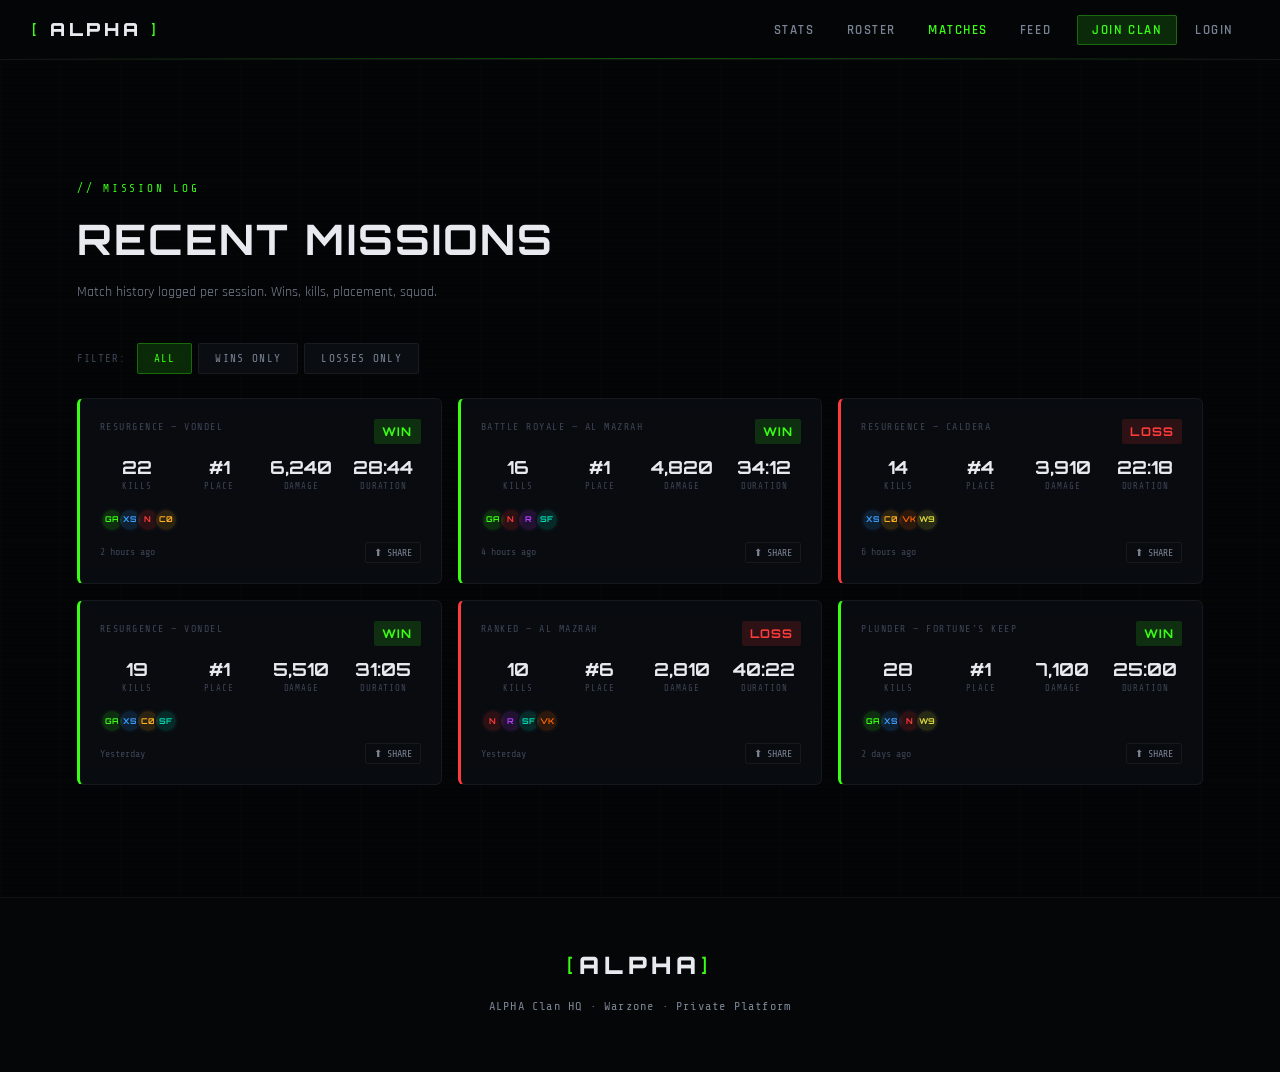
<file: matches.html>
<!DOCTYPE html>
<html lang="en">
<head>
  <meta charset="UTF-8">
  <meta name="viewport" content="width=device-width, initial-scale=1.0">
  <title>ALPHA | Match History</title>
  <meta name="description" content="ALPHA Clan Warzone match history — recent missions and results.">
  <meta property="og:title" content="ALPHA Clan HQ | Matches">
  <meta property="og:description" content="Recent Warzone matches for ALPHA Clan.">
  <link rel="preconnect" href="https://fonts.googleapis.com">
  <link rel="preconnect" href="https://fonts.gstatic.com" crossorigin>
  <link href="https://fonts.googleapis.com/css2?family=Rajdhani:wght@400;500;600;700&family=Share+Tech+Mono&family=Orbitron:wght@400;700;900&display=swap" rel="stylesheet">
  <link rel="stylesheet" href="css/style.css">
</head>
<body>

  <canvas id="matrixCanvas" aria-hidden="true"></canvas>
  <div class="scanlines" aria-hidden="true"></div>
  <div class="bg-grid" aria-hidden="true"></div>

  <!-- ===== NAVBAR ===== -->
  <nav class="navbar">
    <a href="index.html" class="nav-logo" style="text-decoration:none;">
      <span class="logo-bracket">[</span>
      <span class="logo-text">ALPHA</span>
      <span class="logo-bracket">]</span>
    </a>
    <ul class="nav-links" id="navLinks">
      <li><a href="index.html#stats" class="nav-link">STATS</a></li>
      <li><a href="roster.html" class="nav-link">ROSTER</a></li>
      <li><a href="matches.html" class="nav-link active">MATCHES</a></li>
      <li><a href="social.html" class="nav-link">FEED</a></li>
      <li><a href="register.html" class="nav-link nav-cta">JOIN CLAN</a></li>
      <li><a href="login.html" class="nav-link">LOGIN</a></li>
    </ul>
    <button class="nav-burger" id="navBurger" aria-label="Open menu">
      <span></span><span></span><span></span>
    </button>
  </nav>

  <!-- ===== MAIN ===== -->
  <main class="inner-page">

    <!-- Page header -->
    <div class="inner-page-header">
      <div class="section-label">// MISSION LOG</div>
      <h1 class="section-title">RECENT MISSIONS</h1>
      <p class="section-sub">Match history logged per session. Wins, kills, placement, squad.</p>
    </div>

    <!-- Filter bar -->
    <div class="matches-filter-bar">
      <span class="filter-label">FILTER:</span>
      <button class="mode-btn active" data-filter="all">ALL</button>
      <button class="mode-btn" data-filter="win">WINS ONLY</button>
      <button class="mode-btn" data-filter="loss">LOSSES ONLY</button>
    </div>

    <!-- Match grid -->
    <div class="matches-grid" id="matchesGrid"></div>

    <!-- Empty state -->
    <div class="empty-state" id="matchesEmpty" style="display:none;">
      <div class="empty-state-icon">⬡</div>
      <h3 class="empty-state-title">NO MISSIONS LOGGED</h3>
      <p class="empty-state-sub">Match history will appear here once clan members start tracking their games.</p>
    </div>

  </main>

  <!-- ===== FOOTER ===== -->
  <footer class="footer">
    <div class="footer-logo">
      <span class="logo-bracket">[</span>ALPHA<span class="logo-bracket">]</span>
    </div>
    <p class="footer-sub">ALPHA Clan HQ · Warzone · Private Platform</p>
  </footer>

  <script src="js/data.js"></script>
  <script src="js/discord.js"></script>
  <script src="js/matrix.js"></script>
  <script>
    // ===== NAV BURGER =====
    document.getElementById('navBurger').addEventListener('click', () => {
      document.getElementById('navLinks').classList.toggle('nav-open');
    });

    // ===== HELPERS =====
    function getAvatarStyle(idx) {
      const c = AVATAR_COLORS[idx % AVATAR_COLORS.length];
      return `background:${c.bg};color:${c.color};`;
    }

    function getInitials(name) {
      return (name || '?').toUpperCase().split('_').map(w => w[0] || '').join('').slice(0, 2) || '??';
    }

    // ===== RENDER =====
    let activeFilter = 'all';

    function renderMatches() {
      const grid  = document.getElementById('matchesGrid');
      const empty = document.getElementById('matchesEmpty');

      let matches = typeof RECENT_MATCHES !== 'undefined' ? [...RECENT_MATCHES] : [];

      if (activeFilter !== 'all') {
        matches = matches.filter(m => m.result === activeFilter);
      }

      if (matches.length === 0) {
        grid.innerHTML = '';
        empty.style.display = 'flex';
        return;
      }

      empty.style.display = 'none';
      grid.innerHTML = matches.map(m => {
        const playerDots = (m.players || []).map(idx => {
          const p = (typeof PLAYERS !== 'undefined' && PLAYERS[idx]) ? PLAYERS[idx] : null;
          if (!p) return '';
          return `<div class="match-player-dot" style="${getAvatarStyle(p.avatar)}" title="${p.name}">${getInitials(p.name)}</div>`;
        }).join('');

        return `
          <div class="match-card ${m.result}">
            <div class="match-header">
              <div class="match-mode">${m.mode}</div>
              <div class="match-result result-${m.result}">${m.result.toUpperCase()}</div>
            </div>
            <div class="match-stats">
              <div class="match-stat">
                <span class="match-stat-val">${m.kills}</span>
                <span class="match-stat-label">KILLS</span>
              </div>
              <div class="match-stat">
                <span class="match-stat-val">#${m.placement}</span>
                <span class="match-stat-label">PLACE</span>
              </div>
              <div class="match-stat">
                <span class="match-stat-val">${(m.damage || 0).toLocaleString()}</span>
                <span class="match-stat-label">DAMAGE</span>
              </div>
              <div class="match-stat">
                <span class="match-stat-val">${m.duration || '—'}</span>
                <span class="match-stat-label">DURATION</span>
              </div>
            </div>
            ${playerDots ? `<div class="match-players">${playerDots}</div>` : ''}
            <div class="match-footer">
              <span class="match-time">${m.time || ''}</span>
              <button class="match-share" onclick="shareMatch('${m.id}')">⬆ SHARE</button>
            </div>
          </div>
        `;
      }).join('');
    }

    // Filter buttons
    document.querySelectorAll('[data-filter]').forEach(btn => {
      btn.addEventListener('click', () => {
        document.querySelectorAll('[data-filter]').forEach(b => b.classList.remove('active'));
        btn.classList.add('active');
        activeFilter = btn.dataset.filter;
        renderMatches();
      });
    });

    // Share match
    window.shareMatch = function(matchId) {
      const match = (typeof RECENT_MATCHES !== 'undefined') ? RECENT_MATCHES.find(m => m.id === matchId) : null;
      if (!match) return;

      const discordMatch = {
        ...match,
        players: (match.players || []).map(idx => {
          const p = typeof PLAYERS !== 'undefined' ? PLAYERS[idx] : null;
          return p ? p.name : 'Unknown';
        }),
      };

      if (typeof postMatchToDiscord !== 'undefined') postMatchToDiscord(discordMatch);

      const url = `${window.location.origin}${window.location.pathname}?id=${matchId}`;
      if (navigator.share) {
        navigator.share({ title: 'ALPHA Clan Match', url });
      } else {
        navigator.clipboard.writeText(url).then(() => showToast('Match link copied!'));
      }
    };

    // Toast fallback
    if (typeof showToast === 'undefined') {
      window.showToast = function(msg) {
        const t = document.createElement('div');
        t.textContent = msg;
        t.style.cssText = 'position:fixed;bottom:24px;left:50%;transform:translateX(-50%);background:var(--accent);color:#000;font-family:var(--font-mono);font-size:12px;letter-spacing:0.1em;padding:10px 20px;border-radius:2px;z-index:9999;animation:fadeInUp 0.3s ease both;';
        document.body.appendChild(t);
        setTimeout(() => t.remove(), 3000);
      };
    }

    renderMatches();
  </script>
</body>
</html>
</file>
<file: css/style.css>
/* ============================================
   ALPHA CLAN HQ — STYLESHEET
   Aesthetic: Military HUD · Tactical Dark
   ============================================ */

:root {
  --bg-void: #050608;
  --bg-base: rgba(9, 11, 14, 0.75);
  --bg-surface: rgba(14, 17, 23, 0.82);
  --bg-elevated: rgba(20, 25, 32, 0.88);
  --bg-card: rgba(11, 14, 19, 0.78);

  --accent: #39ff14;
  --accent-dim: #2acc0f;
  --accent-glow: rgba(57, 255, 20, 0.15);
  --accent-glow-strong: rgba(57, 255, 20, 0.3);

  --red: #ff3b3b;
  --red-dim: rgba(255, 59, 59, 0.15);
  --amber: #ffb020;
  --amber-dim: rgba(255, 176, 32, 0.15);
  --blue: #3b9eff;

  --text-primary: #e8eaf0;
  --text-secondary: #7a8494;
  --text-muted: #3d4555;
  --text-accent: var(--accent);

  --border: rgba(255,255,255,0.06);
  --border-accent: rgba(57, 255, 20, 0.3);

  --font-display: 'Orbitron', monospace;
  --font-ui: 'Rajdhani', sans-serif;
  --font-mono: 'Share Tech Mono', monospace;

  --radius-sm: 2px;
  --radius: 4px;
  --radius-lg: 6px;

  --nav-h: 60px;
  --transition: 0.2s ease;
}

/* ===== RESET & BASE ===== */
*, *::before, *::after { box-sizing: border-box; margin: 0; padding: 0; }

html { scroll-behavior: smooth; }

body {
  background: #050608;
  color: var(--text-primary);
  font-family: var(--font-ui);
  font-size: 15px;
  line-height: 1.6;
  overflow-x: hidden;
  min-height: 100vh;
}

/* ===== MATRIX CANVAS ===== */
#matrixCanvas {
  position: fixed;
  top: 0; left: 0;
  width: 100%; height: 100%;
  z-index: 0;
  opacity: 0.28;
  pointer-events: none;
}

/* ===== BACKGROUND EFFECTS ===== */
.bg-grid {
  position: fixed;
  inset: 0;
  background-image:
    linear-gradient(rgba(57,255,20,0.02) 1px, transparent 1px),
    linear-gradient(90deg, rgba(57,255,20,0.02) 1px, transparent 1px);
  background-size: 60px 60px;
  pointer-events: none;
  z-index: 1;
}

.scanlines {
  position: fixed;
  inset: 0;
  background: repeating-linear-gradient(
    0deg,
    transparent,
    transparent 2px,
    rgba(0,0,0,0.06) 2px,
    rgba(0,0,0,0.06) 4px
  );
  pointer-events: none;
  z-index: 2;
  opacity: 0.4;
}

body > *:not(.scanlines):not(.bg-grid):not(#matrixCanvas) {
  position: relative;
  z-index: 3;
}

/* ===== SCROLLBAR ===== */
::-webkit-scrollbar { width: 4px; }
::-webkit-scrollbar-track { background: rgba(9, 11, 14, 0.72); }
::-webkit-scrollbar-thumb { background: var(--accent-dim); border-radius: 2px; }

/* ===== NAVBAR ===== */
.navbar {
  position: fixed;
  top: 0; left: 0; right: 0;
  height: var(--nav-h);
  background: rgba(5, 6, 8, 0.92);
  backdrop-filter: blur(12px);
  border-bottom: 1px solid var(--border);
  display: flex;
  align-items: center;
  justify-content: space-between;
  padding: 0 32px;
  z-index: 100;
}

.navbar::after {
  content: '';
  position: absolute;
  bottom: 0; left: 0; right: 0;
  height: 1px;
  background: linear-gradient(90deg, transparent, var(--accent-dim), transparent);
  opacity: 0.4;
}

.nav-logo {
  font-family: var(--font-display);
  font-size: 18px;
  font-weight: 900;
  letter-spacing: 0.2em;
  color: var(--text-primary);
}

.logo-bracket {
  color: var(--accent);
  font-weight: 400;
}

.nav-links {
  display: flex;
  align-items: center;
  gap: 4px;
  list-style: none;
}

.nav-link {
  font-family: var(--font-ui);
  font-size: 13px;
  font-weight: 600;
  letter-spacing: 0.12em;
  color: var(--text-secondary);
  text-decoration: none;
  padding: 6px 14px;
  border-radius: var(--radius-sm);
  transition: color var(--transition), background var(--transition);
}

.nav-link:hover, .nav-link.active {
  color: var(--text-primary);
}

.nav-link.active {
  color: var(--accent);
}

.nav-cta {
  background: var(--accent-glow);
  border: 1px solid var(--border-accent);
  color: var(--accent) !important;
  margin-left: 8px;
}

.nav-cta:hover {
  background: rgba(57,255,20,0.25) !important;
}

.nav-burger {
  display: none;
  flex-direction: column;
  gap: 5px;
  background: none;
  border: none;
  cursor: pointer;
  padding: 4px;
}

.nav-burger span {
  display: block;
  width: 22px;
  height: 2px;
  background: var(--text-secondary);
  transition: var(--transition);
}

/* ===== HERO ===== */
.hero {
  min-height: 100vh;
  padding-top: var(--nav-h);
  display: flex;
  flex-direction: column;
  justify-content: center;
  padding-left: max(48px, 8vw);
  padding-right: max(48px, 8vw);
  position: relative;
  overflow: visible;
}

.hero::before {
  content: 'ALPHA';
  position: absolute;
  right: -2%;
  top: 50%;
  transform: translateY(-50%);
  font-family: var(--font-display);
  font-size: clamp(180px, 28vw, 380px);
  font-weight: 900;
  color: rgba(57,255,20,0.028);
  letter-spacing: -0.05em;
  pointer-events: none;
  line-height: 1;
  user-select: none;
}

.hero-content {
  max-width: 720px;
  animation: fadeInUp 0.8s ease both;
}

.hero-tag {
  font-family: var(--font-mono);
  font-size: 12px;
  color: var(--accent);
  letter-spacing: 0.2em;
  margin-bottom: 20px;
  opacity: 0;
  animation: fadeInUp 0.6s 0.1s ease forwards;
}

.hero-tag::before {
  content: '> ';
  opacity: 0.5;
}

.hero-title {
  font-family: var(--font-display);
  font-weight: 900;
  line-height: 0.9;
  margin-bottom: 24px;
  opacity: 0;
  animation: fadeInUp 0.7s 0.2s ease forwards;
}

.title-line {
  display: block;
  font-size: clamp(72px, 14vw, 140px);
  color: var(--text-primary);
  letter-spacing: -0.02em;
}

.title-sub {
  font-size: clamp(28px, 5vw, 52px);
  color: var(--accent);
  letter-spacing: 0.15em;
}

.hero-desc {
  font-family: var(--font-ui);
  font-size: 17px;
  color: var(--text-secondary);
  line-height: 1.7;
  max-width: 480px;
  margin-bottom: 40px;
  opacity: 0;
  animation: fadeInUp 0.7s 0.35s ease forwards;
}

.hero-actions {
  display: flex;
  gap: 16px;
  flex-wrap: wrap;
  opacity: 0;
  animation: fadeInUp 0.7s 0.45s ease forwards;
}

/* Buttons */
.btn {
  font-family: var(--font-ui);
  font-size: 14px;
  font-weight: 700;
  letter-spacing: 0.12em;
  text-decoration: none;
  padding: 13px 28px;
  border-radius: var(--radius-sm);
  border: none;
  cursor: pointer;
  transition: all 0.2s ease;
  display: inline-flex;
  align-items: center;
  gap: 8px;
}

.btn-primary {
  background: var(--accent);
  color: #000;
  box-shadow: 0 0 20px rgba(57,255,20,0.3);
}

.btn-primary:hover {
  background: #4fff20;
  box-shadow: 0 0 36px rgba(57,255,20,0.5);
  transform: translateY(-1px);
}

.btn-ghost {
  background: transparent;
  color: var(--text-secondary);
  border: 1px solid var(--border);
}

.btn-ghost:hover {
  color: var(--text-primary);
  border-color: rgba(255,255,255,0.2);
  background: rgba(255,255,255,0.04);
}

/* Hero Live Ticker */
.hero-live-ticker {
  position: absolute;
  bottom: 0;
  left: 0; right: 0;
  background: rgba(57,255,20,0.06);
  border-top: 1px solid var(--border-accent);
  padding: 10px max(48px, 8vw);
  display: flex;
  align-items: center;
  gap: 12px;
  overflow: hidden;
  opacity: 0;
  animation: fadeIn 1s 1s ease forwards;
}

.ticker-dot {
  width: 8px; height: 8px;
  border-radius: 50%;
  background: var(--accent);
  flex-shrink: 0;
  animation: pulse 1.5s infinite;
}

.ticker-text {
  font-family: var(--font-mono);
  font-size: 12px;
  color: var(--accent-dim);
  white-space: nowrap;
  animation: tickerScroll 30s linear infinite;
}

/* ===== SUMMARY BAR ===== */
.summary-bar {
  background: rgba(14, 17, 23, 0.75);
  border-top: 1px solid var(--border);
  border-bottom: 1px solid var(--border);
  backdrop-filter: blur(6px);
  display: flex;
  align-items: center;
  justify-content: center;
  flex-wrap: wrap;
  gap: 0;
  padding: 0;
}

.summary-item {
  display: flex;
  flex-direction: column;
  align-items: center;
  padding: 20px 40px;
  gap: 4px;
}

.summary-label {
  font-family: var(--font-mono);
  font-size: 10px;
  letter-spacing: 0.2em;
  color: var(--text-muted);
}

.summary-value {
  font-family: var(--font-display);
  font-size: 28px;
  font-weight: 700;
  color: var(--text-primary);
  line-height: 1;
}

.summary-value.accent { color: var(--accent); }

.summary-divider {
  width: 1px;
  height: 40px;
  background: var(--border);
  flex-shrink: 0;
}

.status-online {
  color: var(--accent) !important;
  font-size: 16px !important;
  display: flex;
  align-items: center;
  gap: 8px;
}

.pulse-dot {
  width: 8px; height: 8px;
  border-radius: 50%;
  background: var(--accent);
  animation: pulse 2s infinite;
}

/* ===== SECTION COMMON ===== */
.stats-section,
.matches-section,
.performers-section {
  padding: 80px max(32px, 6vw);
  max-width: 1400px;
  margin: 0 auto;
}

.section-header {
  margin-bottom: 40px;
}

.section-label {
  font-family: var(--font-mono);
  font-size: 11px;
  letter-spacing: 0.25em;
  color: var(--accent);
  margin-bottom: 8px;
}

.section-title {
  font-family: var(--font-display);
  font-size: clamp(28px, 4vw, 42px);
  font-weight: 700;
  letter-spacing: 0.05em;
  color: var(--text-primary);
  margin-bottom: 8px;
}

.section-sub {
  color: var(--text-secondary);
  font-size: 14px;
}

/* ===== MODE SELECTOR ===== */
.mode-selector {
  display: flex;
  gap: 6px;
  flex-wrap: wrap;
  margin-bottom: 24px;
}

.mode-btn {
  font-family: var(--font-mono);
  font-size: 11px;
  letter-spacing: 0.12em;
  color: var(--text-secondary);
  background: rgba(14, 17, 23, 0.78); backdrop-filter: blur(6px);
  border: 1px solid var(--border);
  padding: 8px 16px;
  border-radius: var(--radius-sm);
  cursor: pointer;
  transition: all var(--transition);
}

.mode-btn:hover {
  color: var(--text-primary);
  border-color: rgba(255,255,255,0.15);
}

.mode-btn.active {
  color: var(--accent);
  border-color: var(--border-accent);
  background: var(--accent-glow);
}

/* ===== TABLE CONTROLS ===== */
.table-controls {
  display: flex;
  align-items: center;
  gap: 16px;
  margin-bottom: 16px;
  flex-wrap: wrap;
}

.search-box {
  display: flex;
  align-items: center;
  gap: 8px;
  background: rgba(14, 17, 23, 0.78); backdrop-filter: blur(6px);
  border: 1px solid var(--border);
  border-radius: var(--radius-sm);
  padding: 8px 14px;
  flex: 1;
  min-width: 200px;
  max-width: 320px;
  transition: border-color var(--transition);
}

.search-box:focus-within {
  border-color: var(--border-accent);
}

.search-icon {
  color: var(--text-muted);
  font-size: 18px;
}

.search-box input {
  background: none;
  border: none;
  outline: none;
  color: var(--text-primary);
  font-family: var(--font-mono);
  font-size: 12px;
  letter-spacing: 0.08em;
  width: 100%;
}

.search-box input::placeholder {
  color: var(--text-muted);
}

.sort-controls {
  display: flex;
  align-items: center;
  gap: 6px;
}

.sort-label {
  font-family: var(--font-mono);
  font-size: 11px;
  color: var(--text-muted);
  letter-spacing: 0.1em;
}

.sort-btn {
  font-family: var(--font-mono);
  font-size: 11px;
  color: var(--text-secondary);
  background: none;
  border: 1px solid transparent;
  padding: 5px 10px;
  border-radius: var(--radius-sm);
  cursor: pointer;
  transition: all var(--transition);
  letter-spacing: 0.1em;
}

.sort-btn:hover { color: var(--text-primary); }

.sort-btn.active {
  color: var(--accent);
  border-color: var(--border-accent);
}

/* ===== STATS TABLE ===== */
.stats-table-wrap {
  overflow-x: auto;
  border: 1px solid var(--border);
  border-radius: var(--radius-lg);
  background: rgba(11, 14, 19, 0.72);
  backdrop-filter: blur(8px);
}

.stats-table {
  width: 100%;
  border-collapse: collapse;
  font-family: var(--font-ui);
  font-size: 14px;
  min-width: 900px;
}

.stats-table thead {
  background: rgba(20, 25, 32, 0.85); backdrop-filter: blur(8px);
  border-bottom: 1px solid var(--border);
}

.stats-table th {
  font-family: var(--font-mono);
  font-size: 10px;
  letter-spacing: 0.2em;
  color: var(--text-muted);
  padding: 14px 16px;
  text-align: left;
  white-space: nowrap;
  cursor: pointer;
  user-select: none;
  transition: color var(--transition);
}

.stats-table th:hover { color: var(--text-secondary); }

.stats-table td {
  padding: 13px 16px;
  border-bottom: 1px solid var(--border);
  white-space: nowrap;
  transition: background var(--transition);
}

.stats-table tbody tr {
  cursor: pointer;
  transition: background var(--transition);
}

.stats-table tbody tr:hover { background: rgba(57,255,20,0.04); }
.stats-table tbody tr:last-child td { border-bottom: none; }
.stats-table tbody tr.selected { background: rgba(57,255,20,0.08); }

.td-rank {
  font-family: var(--font-mono);
  font-size: 12px;
  color: var(--text-muted);
  width: 40px;
}

.td-rank.top3 { color: var(--amber); font-weight: 700; }

.player-cell {
  display: flex;
  align-items: center;
  gap: 10px;
}

.player-avatar {
  width: 32px; height: 32px;
  border-radius: 50%;
  display: flex;
  align-items: center;
  justify-content: center;
  font-family: var(--font-display);
  font-size: 11px;
  font-weight: 700;
  flex-shrink: 0;
  border: 1px solid rgba(255,255,255,0.1);
}

.player-name {
  font-weight: 600;
  font-size: 14px;
  color: var(--text-primary);
}

.player-tag {
  font-family: var(--font-mono);
  font-size: 10px;
  color: var(--text-muted);
}

.kd-value {
  font-family: var(--font-display);
  font-size: 15px;
  font-weight: 700;
}

.kd-high { color: var(--accent); }
.kd-mid { color: var(--amber); }
.kd-low { color: var(--red); }

.mode-badge {
  font-family: var(--font-mono);
  font-size: 10px;
  padding: 3px 8px;
  border-radius: 2px;
  letter-spacing: 0.08em;
}

.mode-badge-resurgence { background: rgba(57,255,20,0.12); color: var(--accent); border: 1px solid rgba(57,255,20,0.2); }
.mode-badge-br { background: rgba(59,158,255,0.1); color: var(--blue); border: 1px solid rgba(59,158,255,0.2); }
.mode-badge-ranked { background: rgba(255,176,32,0.1); color: var(--amber); border: 1px solid rgba(255,176,32,0.2); }
.mode-badge-plunder { background: rgba(255,59,59,0.1); color: var(--red); border: 1px solid rgba(255,59,59,0.2); }

/* ===== MODE BREAKDOWN ===== */
.mode-breakdown {
  margin-top: 32px;
  background: rgba(9, 11, 14, 0.72); backdrop-filter: blur(6px);
  border: 1px solid var(--border-accent);
  border-radius: var(--radius-lg);
  padding: 24px;
  animation: fadeInUp 0.3s ease both;
}

.breakdown-header {
  display: flex;
  align-items: center;
  justify-content: space-between;
  margin-bottom: 20px;
  padding-bottom: 16px;
  border-bottom: 1px solid var(--border);
}

.breakdown-player-name {
  font-family: var(--font-display);
  font-size: 20px;
  color: var(--accent);
  letter-spacing: 0.1em;
}

.breakdown-close {
  font-family: var(--font-mono);
  font-size: 11px;
  color: var(--text-secondary);
  background: none;
  border: 1px solid var(--border);
  padding: 6px 12px;
  cursor: pointer;
  border-radius: var(--radius-sm);
  transition: all var(--transition);
}

.breakdown-close:hover {
  color: var(--red);
  border-color: var(--red);
}

.breakdown-cards {
  display: grid;
  grid-template-columns: repeat(auto-fit, minmax(160px, 1fr));
  gap: 12px;
}

.breakdown-card {
  background: rgba(14, 17, 23, 0.78); backdrop-filter: blur(6px);
  border: 1px solid var(--border);
  border-radius: var(--radius);
  padding: 16px;
}

.breakdown-mode-name {
  font-family: var(--font-mono);
  font-size: 10px;
  letter-spacing: 0.15em;
  color: var(--text-muted);
  margin-bottom: 12px;
}

.breakdown-stat {
  display: flex;
  justify-content: space-between;
  align-items: center;
  margin-bottom: 4px;
}

.breakdown-stat-label {
  font-size: 12px;
  color: var(--text-secondary);
}

.breakdown-stat-val {
  font-family: var(--font-display);
  font-size: 14px;
  font-weight: 700;
  color: var(--text-primary);
}

.breakdown-kd-bar {
  margin-top: 10px;
  height: 3px;
  background: var(--border);
  border-radius: 2px;
  overflow: hidden;
}

.breakdown-kd-fill {
  height: 100%;
  background: var(--accent);
  border-radius: 2px;
  transition: width 0.8s ease;
}

/* ===== MATCHES SECTION ===== */
.matches-section {
  background: rgba(14, 17, 23, 0.72);
  backdrop-filter: blur(4px);
  max-width: 100%;
  border-top: 1px solid var(--border);
  border-bottom: 1px solid var(--border);
  padding: 80px max(32px, 6vw);
}

.matches-section .section-header,
.matches-section .matches-grid,
.matches-section .matches-footer {
  max-width: 1400px;
  margin-left: auto;
  margin-right: auto;
}

.matches-grid {
  display: grid;
  grid-template-columns: repeat(auto-fill, minmax(300px, 1fr));
  gap: 16px;
  margin-bottom: 32px;
}

.match-card {
  background: rgba(11, 14, 19, 0.75);
  backdrop-filter: blur(6px);
  border: 1px solid var(--border);
  border-radius: var(--radius-lg);
  padding: 20px;
  transition: border-color var(--transition), transform var(--transition);
  cursor: pointer;
}

.match-card:hover {
  border-color: rgba(255,255,255,0.15);
  transform: translateY(-2px);
}

.match-card.win {
  border-left: 3px solid var(--accent);
}

.match-card.loss {
  border-left: 3px solid var(--red);
}

.match-header {
  display: flex;
  justify-content: space-between;
  align-items: flex-start;
  margin-bottom: 14px;
}

.match-mode {
  font-family: var(--font-mono);
  font-size: 10px;
  color: var(--text-muted);
  letter-spacing: 0.15em;
}

.match-result {
  font-family: var(--font-display);
  font-size: 12px;
  font-weight: 700;
  letter-spacing: 0.1em;
  padding: 3px 8px;
  border-radius: 2px;
}

.result-win { color: var(--accent); background: var(--accent-glow); }
.result-loss { color: var(--red); background: var(--red-dim); }

.match-stats {
  display: grid;
  grid-template-columns: repeat(4, 1fr);
  gap: 8px;
  margin-bottom: 14px;
}

.match-stat {
  text-align: center;
}

.match-stat-val {
  font-family: var(--font-display);
  font-size: 18px;
  font-weight: 700;
  color: var(--text-primary);
  display: block;
  line-height: 1;
}

.match-stat-label {
  font-family: var(--font-mono);
  font-size: 9px;
  letter-spacing: 0.1em;
  color: var(--text-muted);
  margin-top: 3px;
  display: block;
}

.match-players {
  display: flex;
  gap: -6px;
  margin-bottom: 10px;
}

.match-player-dot {
  width: 24px; height: 24px;
  border-radius: 50%;
  display: flex;
  align-items: center;
  justify-content: center;
  font-family: var(--font-display);
  font-size: 8px;
  font-weight: 700;
  border: 2px solid var(--bg-card);
  margin-left: -6px;
}

.match-player-dot:first-child { margin-left: 0; }

.match-footer {
  display: flex;
  justify-content: space-between;
  align-items: center;
}

.match-time {
  font-family: var(--font-mono);
  font-size: 10px;
  color: var(--text-muted);
}

.match-share {
  font-family: var(--font-mono);
  font-size: 10px;
  color: var(--text-secondary);
  background: none;
  border: 1px solid var(--border);
  padding: 4px 8px;
  border-radius: 2px;
  cursor: pointer;
  transition: all var(--transition);
}

.match-share:hover {
  color: var(--accent);
  border-color: var(--border-accent);
}

/* ===== PERFORMERS ===== */
.performers-grid {
  display: grid;
  grid-template-columns: repeat(auto-fill, minmax(220px, 1fr));
  gap: 16px;
}

.performer-card {
  background: rgba(11, 14, 19, 0.75);
  backdrop-filter: blur(6px);
  border: 1px solid var(--border);
  border-radius: var(--radius-lg);
  padding: 24px;
  text-align: center;
  transition: all var(--transition);
  position: relative;
  overflow: hidden;
}

.performer-card::before {
  content: '';
  position: absolute;
  top: 0; left: 0; right: 0;
  height: 2px;
  background: linear-gradient(90deg, transparent, var(--accent), transparent);
  opacity: 0;
  transition: opacity var(--transition);
}

.performer-card:hover {
  border-color: var(--border-accent);
  transform: translateY(-3px);
}

.performer-card:hover::before {
  opacity: 1;
}

.performer-rank {
  font-family: var(--font-display);
  font-size: 11px;
  color: var(--text-muted);
  letter-spacing: 0.2em;
  margin-bottom: 16px;
}

.rank-1 .performer-rank { color: var(--amber); }

.performer-avatar {
  width: 56px; height: 56px;
  border-radius: 50%;
  margin: 0 auto 12px;
  display: flex;
  align-items: center;
  justify-content: center;
  font-family: var(--font-display);
  font-size: 18px;
  font-weight: 700;
  border: 2px solid var(--border);
}

.performer-name {
  font-family: var(--font-display);
  font-size: 15px;
  font-weight: 700;
  letter-spacing: 0.08em;
  color: var(--text-primary);
  margin-bottom: 4px;
}

.performer-stat-big {
  font-family: var(--font-display);
  font-size: 32px;
  font-weight: 700;
  color: var(--accent);
  line-height: 1;
  margin-bottom: 4px;
}

.performer-stat-label {
  font-family: var(--font-mono);
  font-size: 10px;
  color: var(--text-muted);
  letter-spacing: 0.15em;
}

/* ===== DISCORD CTA ===== */
.discord-cta {
  background: rgba(14, 17, 23, 0.75);
  backdrop-filter: blur(4px);
  border-top: 1px solid var(--border);
  border-bottom: 1px solid var(--border);
  padding: 60px max(32px, 6vw);
}

.discord-content {
  max-width: 1200px;
  margin: 0 auto;
  display: flex;
  align-items: center;
  gap: 28px;
  flex-wrap: wrap;
}

.discord-icon {
  color: #5865f2;
  flex-shrink: 0;
  background: rgba(88,101,242,0.1);
  border: 1px solid rgba(88,101,242,0.2);
  border-radius: var(--radius);
  padding: 12px;
  display: flex;
}

.discord-text {
  flex: 1;
  min-width: 200px;
}

.discord-text h3 {
  font-family: var(--font-display);
  font-size: 20px;
  font-weight: 700;
  letter-spacing: 0.05em;
  color: var(--text-primary);
  margin-bottom: 6px;
}

.discord-text p {
  font-size: 14px;
  color: var(--text-secondary);
  line-height: 1.6;
}

/* ===== FOOTER ===== */
.footer {
  padding: 48px max(32px, 6vw);
  text-align: center;
  border-top: 1px solid var(--border);
}

.footer-logo {
  font-family: var(--font-display);
  font-size: 24px;
  font-weight: 900;
  letter-spacing: 0.2em;
  color: var(--text-primary);
  margin-bottom: 12px;
}

.footer-sub {
  font-family: var(--font-mono);
  font-size: 12px;
  color: var(--text-secondary);
  letter-spacing: 0.1em;
  margin-bottom: 8px;
}

.footer-note {
  font-size: 11px;
  color: var(--text-muted);
}

/* ===== ANIMATIONS ===== */
@keyframes fadeInUp {
  from { opacity: 0; transform: translateY(16px); }
  to   { opacity: 1; transform: translateY(0); }
}

@keyframes fadeIn {
  from { opacity: 0; }
  to   { opacity: 1; }
}

@keyframes pulse {
  0%, 100% { opacity: 1; box-shadow: 0 0 0 0 rgba(57,255,20,0.4); }
  50% { opacity: 0.8; box-shadow: 0 0 0 4px rgba(57,255,20,0); }
}

@keyframes tickerScroll {
  0% { transform: translateX(0); }
  100% { transform: translateX(-50%); }
}

/* ===== RESPONSIVE ===== */
@media (max-width: 768px) {
  .nav-links { display: none; }
  .nav-burger { display: flex; }

  .hero { padding-left: 24px; padding-right: 24px; }
  .hero::before { display: none; }

  .summary-item { padding: 16px 20px; }
  .summary-value { font-size: 22px; }

  .mode-selector { gap: 4px; }
  .mode-btn { font-size: 10px; padding: 7px 10px; }

  .match-stats { grid-template-columns: repeat(2, 1fr); }
}

@media (max-width: 480px) {
  .summary-bar { flex-direction: column; }
  .summary-divider { width: 60%; height: 1px; }
  .table-controls { flex-direction: column; align-items: flex-start; }
}

/* ===== INNER PAGE LAYOUT ===== */
.inner-page {
  padding: calc(var(--nav-h) + 60px) max(32px, 6vw) 80px;
  max-width: 1300px;
  margin: 0 auto;
}

.inner-page-header {
  margin-bottom: 40px;
}

/* ===== BACKEND OFFLINE BANNER ===== */
.backend-banner {
  display: flex;
  align-items: center;
  gap: 10px;
  background: var(--amber-dim);
  border: 1px solid rgba(255,176,32,0.25);
  border-radius: var(--radius);
  padding: 10px 16px;
  margin-bottom: 24px;
  font-family: var(--font-mono);
  font-size: 11px;
  letter-spacing: 0.1em;
  color: var(--amber);
}

.backend-banner-dot {
  width: 7px; height: 7px;
  border-radius: 50%;
  background: var(--amber);
  flex-shrink: 0;
  animation: pulse 1.5s infinite;
}

/* ===== EMPTY STATE ===== */
.empty-state {
  display: flex;
  flex-direction: column;
  align-items: center;
  justify-content: center;
  padding: 80px 24px;
  text-align: center;
}

.empty-state-icon {
  font-family: var(--font-display);
  font-size: 48px;
  color: var(--text-muted);
  margin-bottom: 20px;
  line-height: 1;
}

.empty-state-title {
  font-family: var(--font-display);
  font-size: 22px;
  font-weight: 700;
  letter-spacing: 0.1em;
  color: var(--text-secondary);
  margin-bottom: 10px;
}

.empty-state-sub {
  font-size: 14px;
  color: var(--text-muted);
  max-width: 400px;
  line-height: 1.7;
}

/* ===== SKELETON LOADING ===== */
@keyframes shimmer {
  0%   { background-position: -600px 0; }
  100% { background-position:  600px 0; }
}

.skeleton-pulse {
  background: linear-gradient(90deg,
    rgba(255,255,255,0.04) 25%,
    rgba(255,255,255,0.08) 50%,
    rgba(255,255,255,0.04) 75%
  );
  background-size: 600px 100%;
  animation: shimmer 1.6s infinite linear;
  border-radius: var(--radius-sm);
}

.skeleton-avatar {
  width: 52px; height: 52px;
  border-radius: 50%;
  flex-shrink: 0;
}

.skeleton-line {
  height: 12px;
  margin-bottom: 8px;
}

.skeleton-line.w60 { width: 60%; }
.skeleton-line.w40 { width: 40%; }
.skeleton-line.w80 { width: 80%; }
.skeleton-line.w100 { width: 100%; }

.skeleton-stats {
  display: grid;
  grid-template-columns: repeat(4, 1fr);
  gap: 8px;
  margin-top: 16px;
}

.skeleton-stat {
  height: 40px;
  border-radius: var(--radius-sm);
}

/* ===== ROSTER GRID & CARDS ===== */
.roster-grid {
  display: grid;
  grid-template-columns: repeat(auto-fill, minmax(280px, 1fr));
  gap: 16px;
}

.roster-card {
  background: var(--bg-card);
  border: 1px solid var(--border);
  border-radius: var(--radius-lg);
  padding: 20px;
  backdrop-filter: blur(6px);
  transition: border-color var(--transition), transform var(--transition);
}

.roster-card:hover {
  border-color: rgba(255,255,255,0.12);
  transform: translateY(-2px);
}

.roster-skeleton {
  cursor: default;
}

.roster-skeleton:hover {
  transform: none;
  border-color: var(--border);
}

.roster-card-top {
  display: flex;
  align-items: flex-start;
  gap: 14px;
  margin-bottom: 16px;
  position: relative;
}

.roster-card-info {
  flex: 1;
  min-width: 0;
}

.roster-card-info .player-name {
  font-size: 15px;
  white-space: nowrap;
  overflow: hidden;
  text-overflow: ellipsis;
}

.roster-card-info .player-tag {
  margin-bottom: 8px;
}

.placeholder-badge {
  position: absolute;
  top: 0; right: 0;
  font-family: var(--font-mono);
  font-size: 9px;
  letter-spacing: 0.08em;
  color: var(--amber);
  background: var(--amber-dim);
  border: 1px solid rgba(255,176,32,0.2);
  padding: 2px 6px;
  border-radius: 2px;
}

.roster-card-stats {
  display: grid;
  grid-template-columns: repeat(4, 1fr);
  gap: 4px;
  border-top: 1px solid var(--border);
  padding-top: 14px;
}

.roster-stat-item {
  display: flex;
  flex-direction: column;
  align-items: center;
  gap: 3px;
  text-align: center;
}

.roster-stat-val {
  font-family: var(--font-display);
  font-size: 15px;
  font-weight: 700;
  color: var(--text-primary);
  line-height: 1;
}

.roster-stat-label {
  font-family: var(--font-mono);
  font-size: 9px;
  letter-spacing: 0.1em;
  color: var(--text-muted);
}

/* ===== MATCHES FILTER ===== */
.matches-filter-bar {
  display: flex;
  align-items: center;
  gap: 6px;
  margin-bottom: 24px;
  flex-wrap: wrap;
}

.filter-label {
  font-family: var(--font-mono);
  font-size: 11px;
  color: var(--text-muted);
  letter-spacing: 0.1em;
  margin-right: 4px;
}

/* ===== SOCIAL FEED ===== */
.feed-wrap {
  max-width: 700px;
  margin: 0 auto;
}

.feed-post {
  background: var(--bg-card);
  border: 1px solid var(--border);
  border-radius: var(--radius-lg);
  padding: 20px;
  margin-bottom: 12px;
  backdrop-filter: blur(6px);
  transition: border-color var(--transition);
}

.feed-post:hover {
  border-color: rgba(255,255,255,0.1);
}

.feed-post-header {
  display: flex;
  align-items: center;
  gap: 10px;
  margin-bottom: 12px;
}

.feed-post-avatar {
  width: 32px; height: 32px;
  border-radius: 50%;
  background: var(--accent-glow);
  color: var(--accent);
  display: flex;
  align-items: center;
  justify-content: center;
  font-family: var(--font-display);
  font-size: 11px;
  font-weight: 700;
  flex-shrink: 0;
  border: 1px solid var(--border-accent);
}

.feed-post-author {
  font-family: var(--font-display);
  font-size: 13px;
  font-weight: 700;
  letter-spacing: 0.05em;
  color: var(--accent);
}

.feed-post-time {
  font-family: var(--font-mono);
  font-size: 10px;
  color: var(--text-muted);
  margin-left: auto;
  letter-spacing: 0.06em;
}

.feed-post-content {
  font-size: 14px;
  color: var(--text-secondary);
  line-height: 1.7;
}

.feed-post-image {
  display: block;
  max-width: 100%;
  border-radius: var(--radius);
  margin-top: 12px;
  border: 1px solid var(--border);
}

.feed-load-more {
  display: flex;
  justify-content: center;
  margin-top: 24px;
}

/* ===== MOBILE NAV OPEN STATE ===== */
@media (max-width: 768px) {
  .nav-links.nav-open {
    display: flex !important;
    flex-direction: column;
    position: absolute;
    top: var(--nav-h);
    left: 0; right: 0;
    background: rgba(5,6,8,0.97);
    padding: 16px;
    border-bottom: 1px solid rgba(57,255,20,0.15);
    z-index: 99;
    backdrop-filter: blur(12px);
  }
  .nav-links.nav-open li { list-style: none; }
  .nav-links.nav-open .nav-link { display: block; padding: 10px 14px; }

  .inner-page { padding-left: 20px; padding-right: 20px; }
  .roster-grid { grid-template-columns: 1fr; }
  .roster-card-stats { grid-template-columns: repeat(4, 1fr); }
}
</file>
